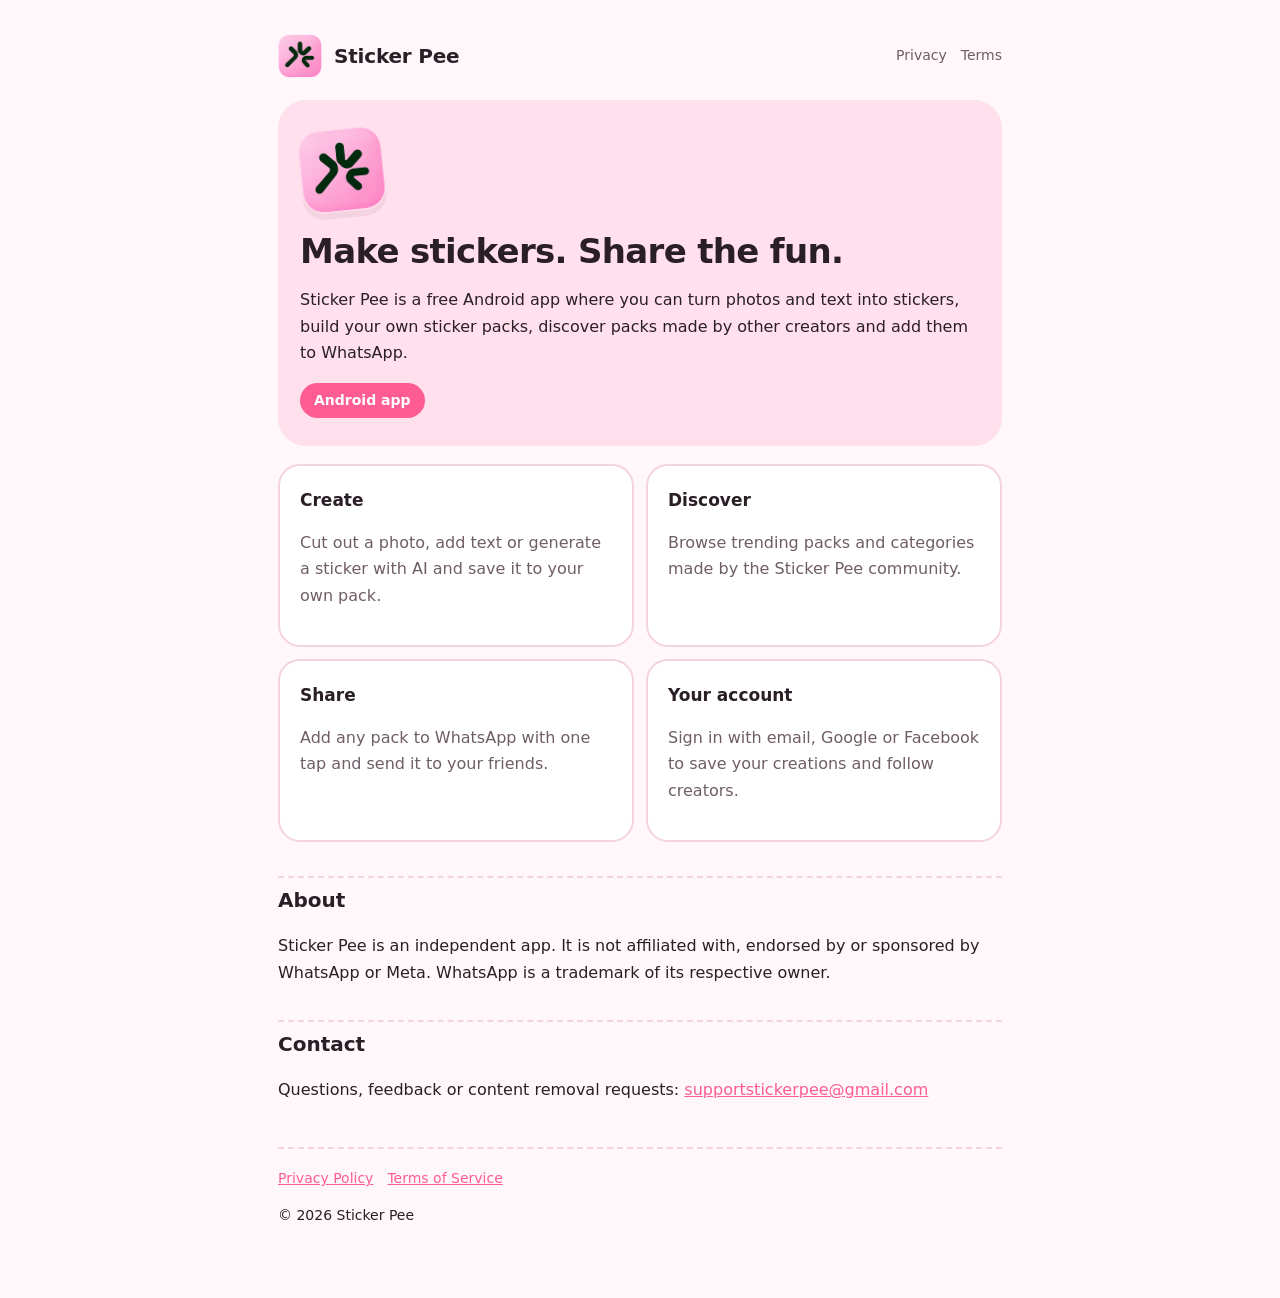
<file: index.html>
<!doctype html>
<html lang="en">
<head>
<meta charset="utf-8">
<meta name="viewport" content="width=device-width, initial-scale=1">
<title>Sticker Pee – Make and share WhatsApp stickers</title>
<meta name="description" content="Sticker Pee is an app to create, discover and share sticker packs for WhatsApp.">
<link rel="icon" href="icon.png">
<link rel="stylesheet" href="style.css">
</head>
<body>
<div class="wrap">
  <header class="top">
    <img src="icon.png" alt="Sticker Pee logo">
    <a class="brand" href="index.html">Sticker Pee</a>
    <nav><a href="privacy.html">Privacy</a><a href="terms.html">Terms</a></nav>
  </header>

  <section class="hero">
    <img src="icon.png" alt="Sticker Pee app icon">
    <h1>Make stickers. Share the fun.</h1>
    <p>Sticker Pee is a free Android app where you can turn photos and text into stickers, build your own sticker packs, discover packs made by other creators and add them to WhatsApp.</p>
    <span class="pill">Android app</span>
  </section>

  <div class="grid" style="margin-top:18px">
    <div class="card"><h3>Create</h3><p class="muted">Cut out a photo, add text or generate a sticker with AI and save it to your own pack.</p></div>
    <div class="card"><h3>Discover</h3><p class="muted">Browse trending packs and categories made by the Sticker Pee community.</p></div>
    <div class="card"><h3>Share</h3><p class="muted">Add any pack to WhatsApp with one tap and send it to your friends.</p></div>
    <div class="card"><h3>Your account</h3><p class="muted">Sign in with email, Google or Facebook to save your creations and follow creators.</p></div>
  </div>

  <h2>About</h2>
  <p>Sticker Pee is an independent app. It is not affiliated with, endorsed by or sponsored by WhatsApp or Meta. WhatsApp is a trademark of its respective owner.</p>

  <h2>Contact</h2>
  <p>Questions, feedback or content removal requests: <a href="mailto:supportstickerpee@gmail.com">supportstickerpee@gmail.com</a></p>

  <footer>
    <a href="privacy.html">Privacy Policy</a><a href="terms.html">Terms of Service</a>
    <p>&copy; 2026 Sticker Pee</p>
  </footer>
</div>
</body>
</html>
</file>
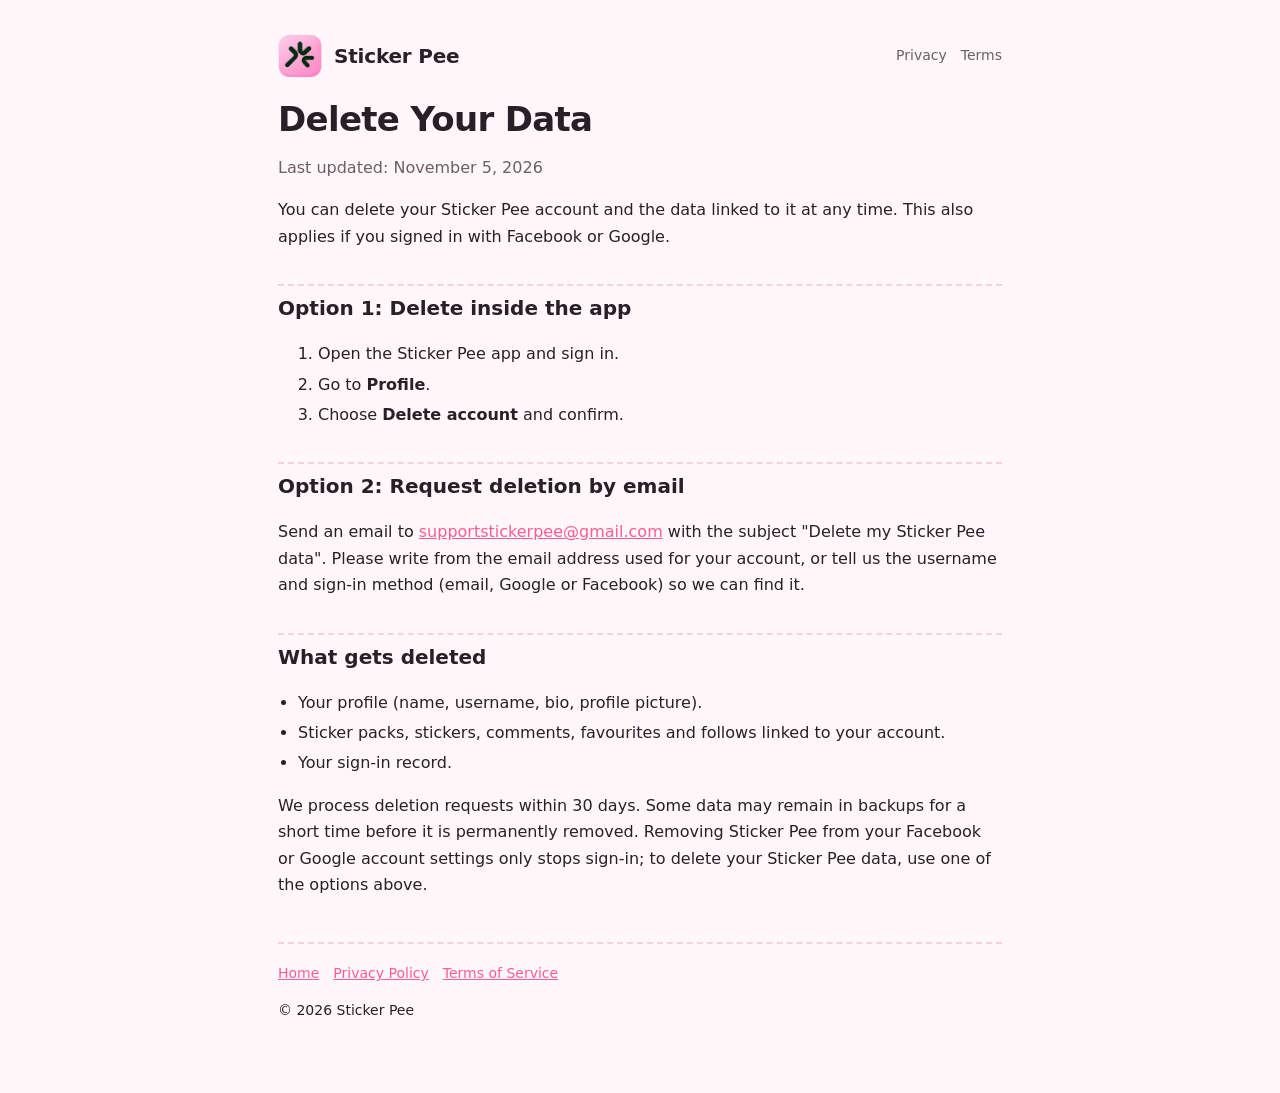
<file: data-deletion.html>
<!doctype html>
<html lang="en">
<head>
<meta charset="utf-8">
<meta name="viewport" content="width=device-width, initial-scale=1">
<title>Delete Your Data – Sticker Pee</title>
<link rel="icon" href="icon.png">
<link rel="stylesheet" href="style.css">
</head>
<body>
<div class="wrap">
  <header class="top">
    <img src="icon.png" alt="Sticker Pee logo">
    <a class="brand" href="index.html">Sticker Pee</a>
    <nav><a href="privacy.html">Privacy</a><a href="terms.html">Terms</a></nav>
  </header>

  <h1>Delete Your Data</h1>
  <p class="muted">Last updated: November 5, 2026</p>

  <p>You can delete your Sticker Pee account and the data linked to it at any time. This also applies if you signed in with Facebook or Google.</p>

  <h2>Option 1: Delete inside the app</h2>
  <ol>
    <li>Open the Sticker Pee app and sign in.</li>
    <li>Go to <strong>Profile</strong>.</li>
    <li>Choose <strong>Delete account</strong> and confirm.</li>
  </ol>

  <h2>Option 2: Request deletion by email</h2>
  <p>Send an email to <a href="mailto:supportstickerpee@gmail.com?subject=Delete%20my%20Sticker%20Pee%20data">supportstickerpee@gmail.com</a> with the subject "Delete my Sticker Pee data". Please write from the email address used for your account, or tell us the username and sign-in method (email, Google or Facebook) so we can find it.</p>

  <h2>What gets deleted</h2>
  <ul>
    <li>Your profile (name, username, bio, profile picture).</li>
    <li>Sticker packs, stickers, comments, favourites and follows linked to your account.</li>
    <li>Your sign-in record.</li>
  </ul>
  <p>We process deletion requests within 30 days. Some data may remain in backups for a short time before it is permanently removed. Removing Sticker Pee from your Facebook or Google account settings only stops sign-in; to delete your Sticker Pee data, use one of the options above.</p>

  <footer>
    <a href="index.html">Home</a><a href="privacy.html">Privacy Policy</a><a href="terms.html">Terms of Service</a>
    <p>&copy; 2026 Sticker Pee</p>
  </footer>
</div>
</body>
</html>
</file>
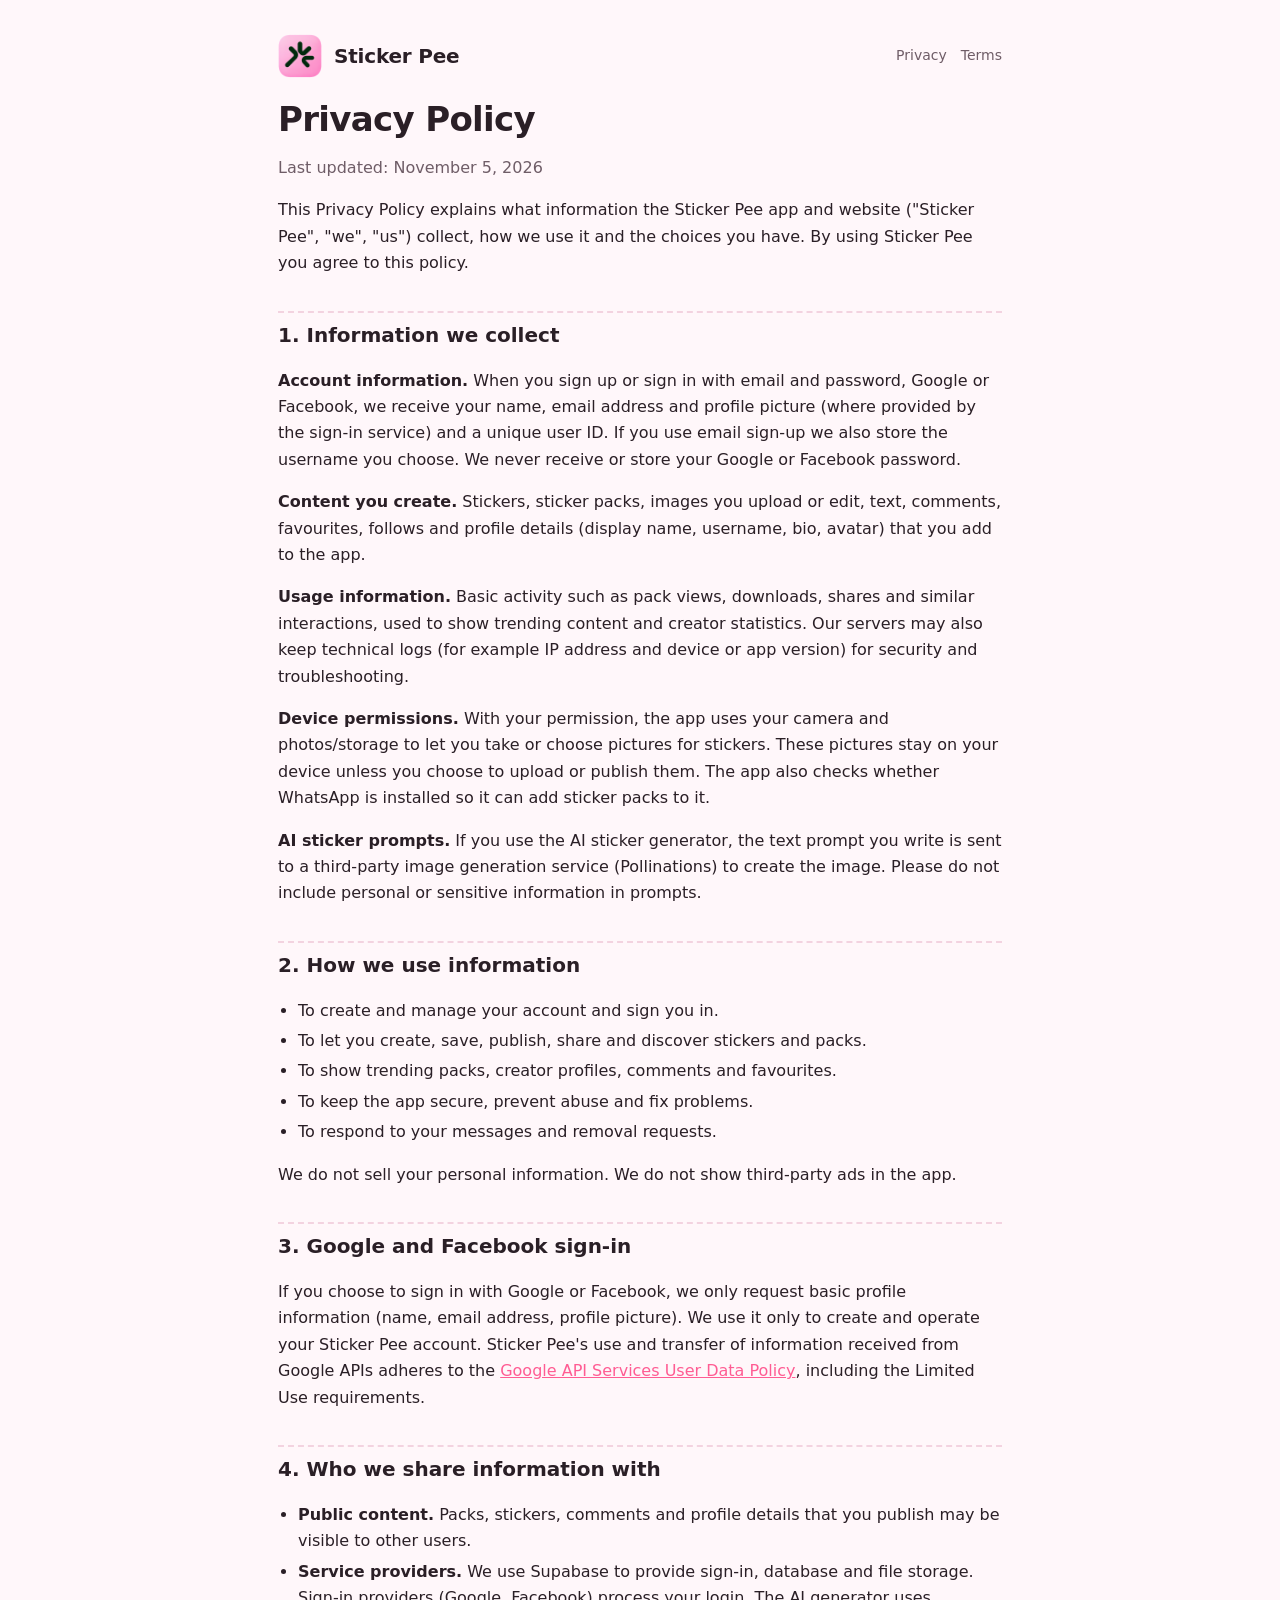
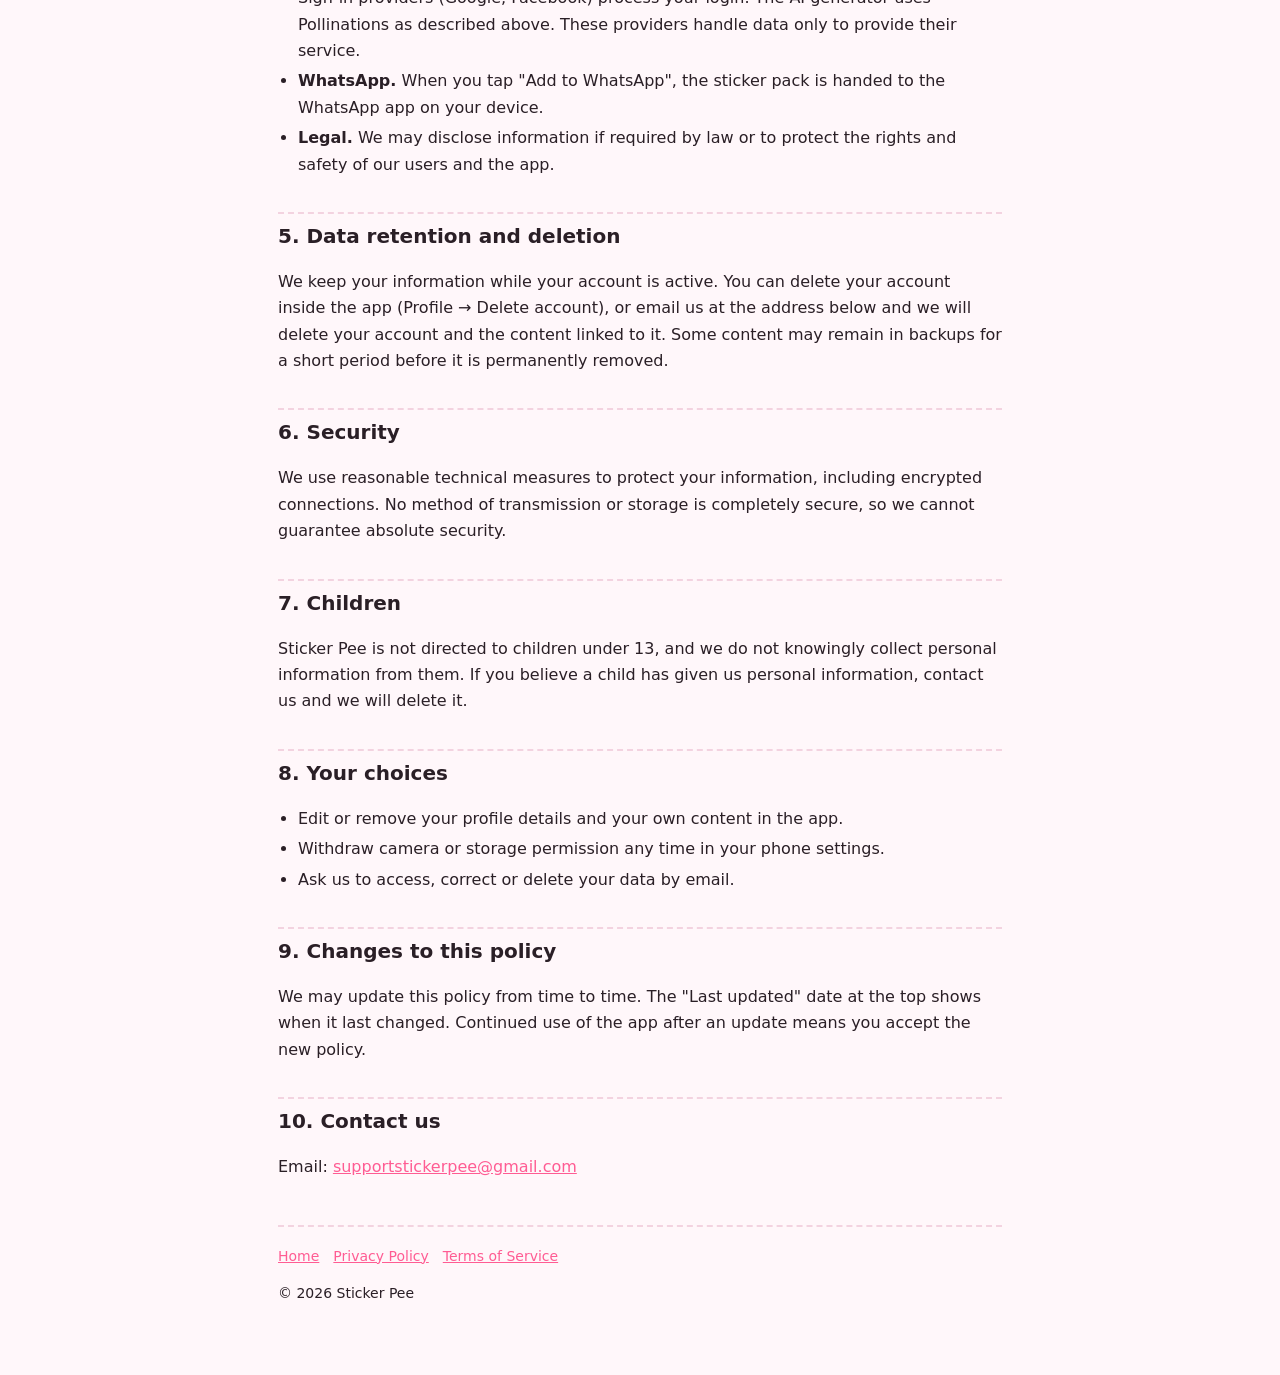
<file: privacy.html>
<!doctype html>
<html lang="en">
<head>
<meta charset="utf-8">
<meta name="viewport" content="width=device-width, initial-scale=1">
<title>Privacy Policy – Sticker Pee</title>
<link rel="icon" href="icon.png">
<link rel="stylesheet" href="style.css">
</head>
<body>
<div class="wrap">
  <header class="top">
    <img src="icon.png" alt="Sticker Pee logo">
    <a class="brand" href="index.html">Sticker Pee</a>
    <nav><a href="privacy.html">Privacy</a><a href="terms.html">Terms</a></nav>
  </header>

  <h1>Privacy Policy</h1>
  <p class="muted">Last updated: November 5, 2026</p>

  <p>This Privacy Policy explains what information the Sticker Pee app and website ("Sticker Pee", "we", "us") collect, how we use it and the choices you have. By using Sticker Pee you agree to this policy.</p>

  <h2>1. Information we collect</h2>
  <p><strong>Account information.</strong> When you sign up or sign in with email and password, Google or Facebook, we receive your name, email address and profile picture (where provided by the sign-in service) and a unique user ID. If you use email sign-up we also store the username you choose. We never receive or store your Google or Facebook password.</p>
  <p><strong>Content you create.</strong> Stickers, sticker packs, images you upload or edit, text, comments, favourites, follows and profile details (display name, username, bio, avatar) that you add to the app.</p>
  <p><strong>Usage information.</strong> Basic activity such as pack views, downloads, shares and similar interactions, used to show trending content and creator statistics. Our servers may also keep technical logs (for example IP address and device or app version) for security and troubleshooting.</p>
  <p><strong>Device permissions.</strong> With your permission, the app uses your camera and photos/storage to let you take or choose pictures for stickers. These pictures stay on your device unless you choose to upload or publish them. The app also checks whether WhatsApp is installed so it can add sticker packs to it.</p>
  <p><strong>AI sticker prompts.</strong> If you use the AI sticker generator, the text prompt you write is sent to a third-party image generation service (Pollinations) to create the image. Please do not include personal or sensitive information in prompts.</p>

  <h2>2. How we use information</h2>
  <ul>
    <li>To create and manage your account and sign you in.</li>
    <li>To let you create, save, publish, share and discover stickers and packs.</li>
    <li>To show trending packs, creator profiles, comments and favourites.</li>
    <li>To keep the app secure, prevent abuse and fix problems.</li>
    <li>To respond to your messages and removal requests.</li>
  </ul>
  <p>We do not sell your personal information. We do not show third-party ads in the app.</p>

  <h2>3. Google and Facebook sign-in</h2>
  <p>If you choose to sign in with Google or Facebook, we only request basic profile information (name, email address, profile picture). We use it only to create and operate your Sticker Pee account. Sticker Pee's use and transfer of information received from Google APIs adheres to the <a href="https://developers.google.com/terms/api-services-user-data-policy">Google API Services User Data Policy</a>, including the Limited Use requirements.</p>

  <h2>4. Who we share information with</h2>
  <ul>
    <li><strong>Public content.</strong> Packs, stickers, comments and profile details that you publish may be visible to other users.</li>
    <li><strong>Service providers.</strong> We use Supabase to provide sign-in, database and file storage. Sign-in providers (Google, Facebook) process your login. The AI generator uses Pollinations as described above. These providers handle data only to provide their service.</li>
    <li><strong>WhatsApp.</strong> When you tap "Add to WhatsApp", the sticker pack is handed to the WhatsApp app on your device.</li>
    <li><strong>Legal.</strong> We may disclose information if required by law or to protect the rights and safety of our users and the app.</li>
  </ul>

  <h2>5. Data retention and deletion</h2>
  <p>We keep your information while your account is active. You can delete your account inside the app (Profile &rarr; Delete account), or email us at the address below and we will delete your account and the content linked to it. Some content may remain in backups for a short period before it is permanently removed.</p>

  <h2>6. Security</h2>
  <p>We use reasonable technical measures to protect your information, including encrypted connections. No method of transmission or storage is completely secure, so we cannot guarantee absolute security.</p>

  <h2>7. Children</h2>
  <p>Sticker Pee is not directed to children under 13, and we do not knowingly collect personal information from them. If you believe a child has given us personal information, contact us and we will delete it.</p>

  <h2>8. Your choices</h2>
  <ul>
    <li>Edit or remove your profile details and your own content in the app.</li>
    <li>Withdraw camera or storage permission any time in your phone settings.</li>
    <li>Ask us to access, correct or delete your data by email.</li>
  </ul>

  <h2>9. Changes to this policy</h2>
  <p>We may update this policy from time to time. The "Last updated" date at the top shows when it last changed. Continued use of the app after an update means you accept the new policy.</p>

  <h2>10. Contact us</h2>
  <p>Email: <a href="mailto:supportstickerpee@gmail.com">supportstickerpee@gmail.com</a></p>

  <footer>
    <a href="index.html">Home</a><a href="privacy.html">Privacy Policy</a><a href="terms.html">Terms of Service</a>
    <p>&copy; 2026 Sticker Pee</p>
  </footer>
</div>
</body>
</html>
</file>
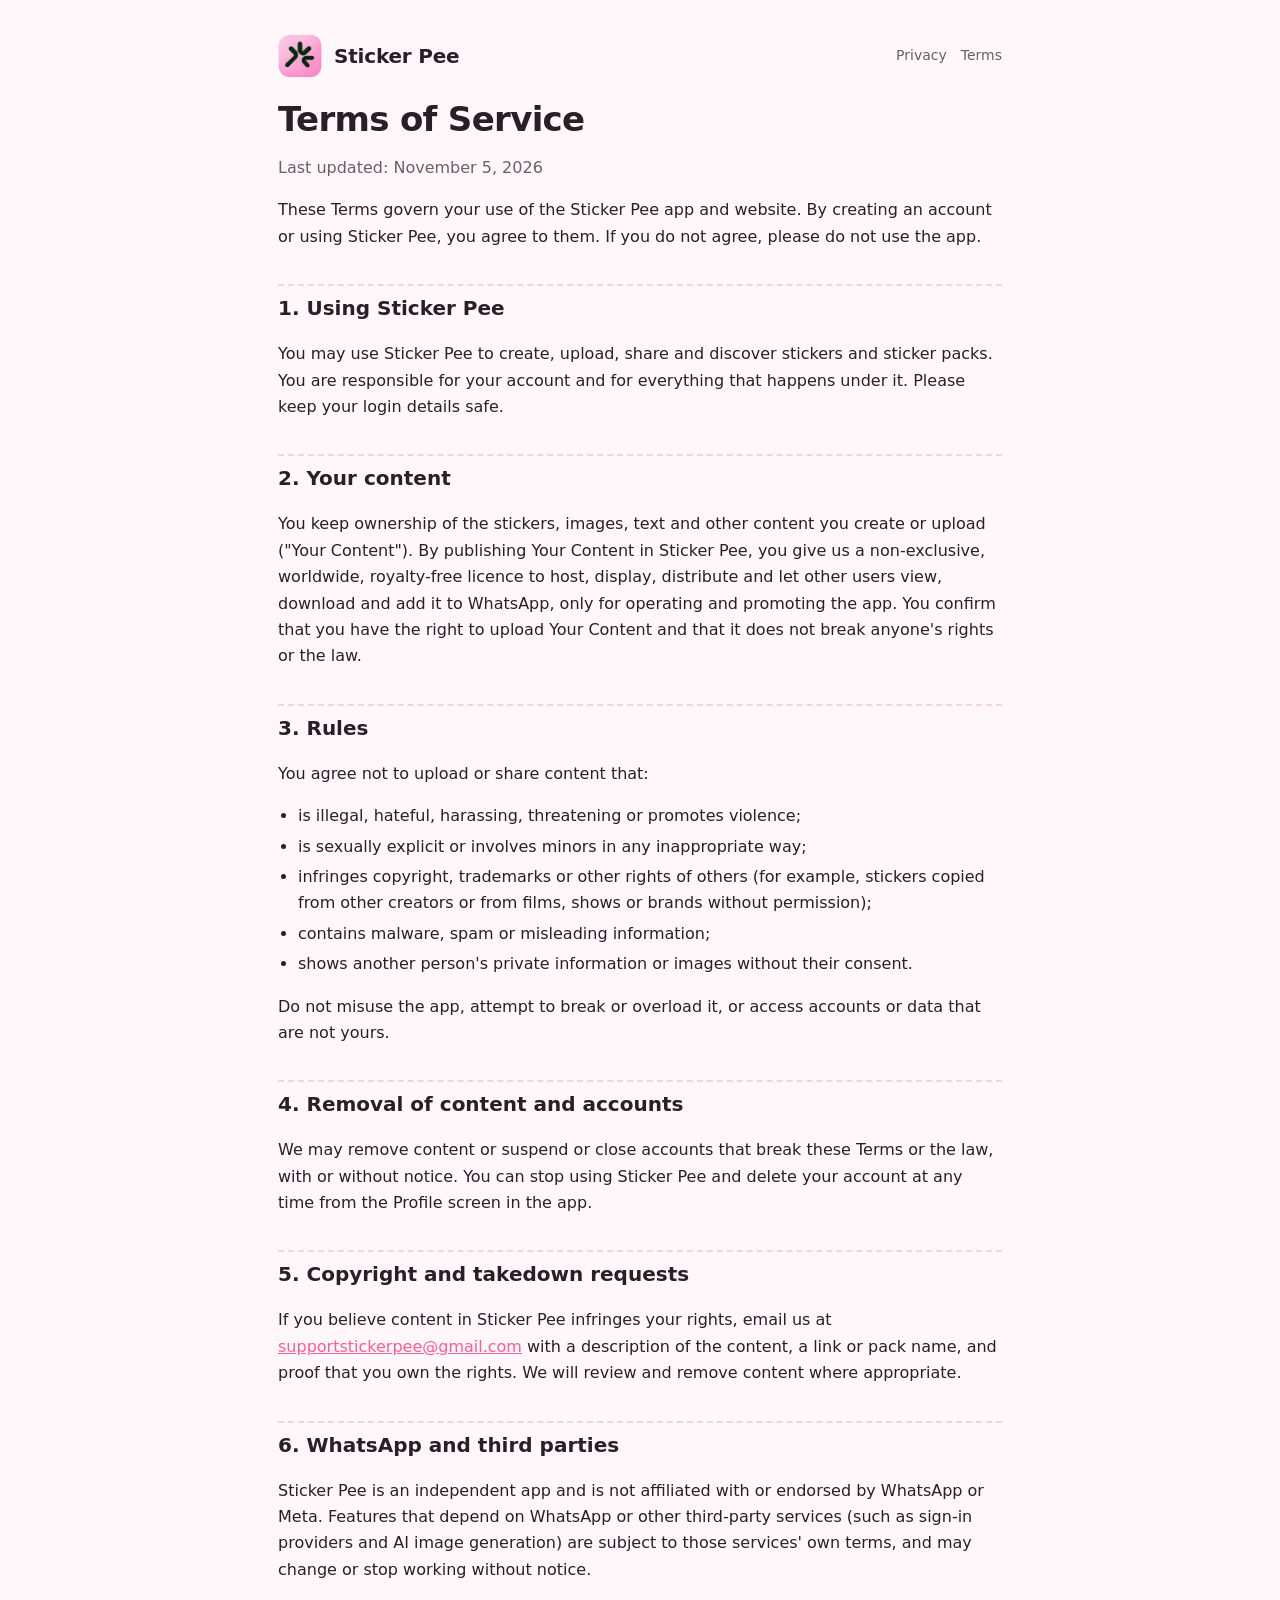
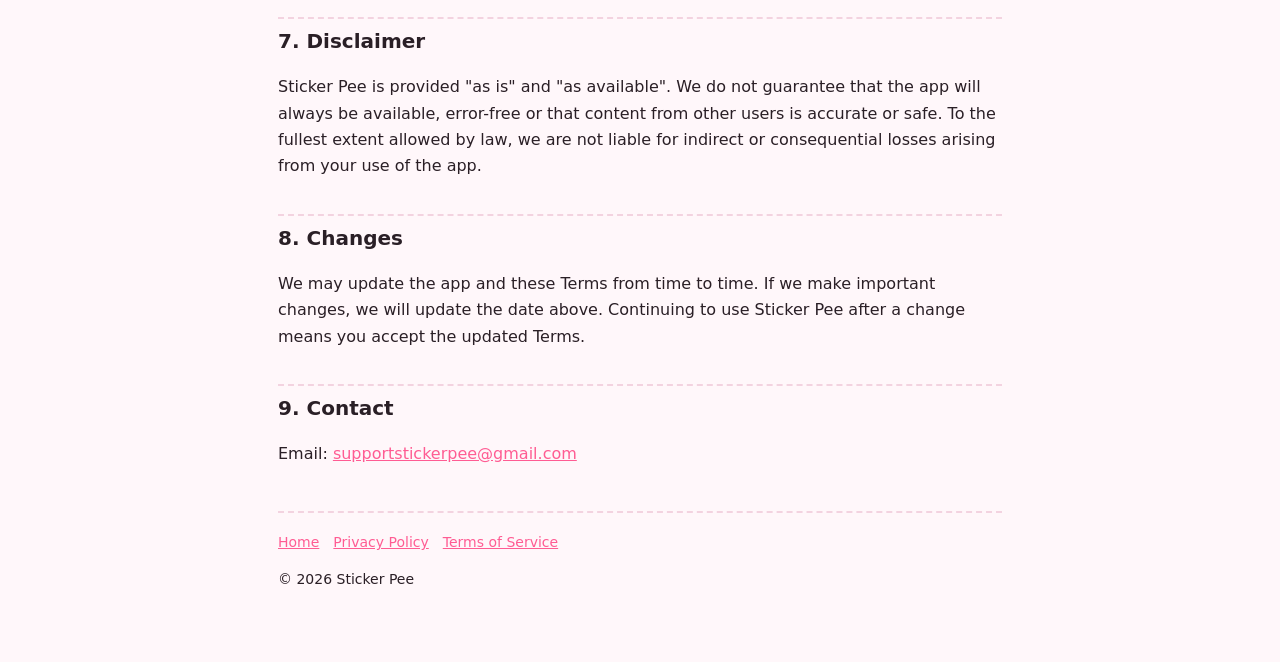
<file: terms.html>
<!doctype html>
<html lang="en">
<head>
<meta charset="utf-8">
<meta name="viewport" content="width=device-width, initial-scale=1">
<title>Terms of Service – Sticker Pee</title>
<link rel="icon" href="icon.png">
<link rel="stylesheet" href="style.css">
</head>
<body>
<div class="wrap">
  <header class="top">
    <img src="icon.png" alt="Sticker Pee logo">
    <a class="brand" href="index.html">Sticker Pee</a>
    <nav><a href="privacy.html">Privacy</a><a href="terms.html">Terms</a></nav>
  </header>

  <h1>Terms of Service</h1>
  <p class="muted">Last updated: November 5, 2026</p>

  <p>These Terms govern your use of the Sticker Pee app and website. By creating an account or using Sticker Pee, you agree to them. If you do not agree, please do not use the app.</p>

  <h2>1. Using Sticker Pee</h2>
  <p>You may use Sticker Pee to create, upload, share and discover stickers and sticker packs. You are responsible for your account and for everything that happens under it. Please keep your login details safe.</p>

  <h2>2. Your content</h2>
  <p>You keep ownership of the stickers, images, text and other content you create or upload ("Your Content"). By publishing Your Content in Sticker Pee, you give us a non-exclusive, worldwide, royalty-free licence to host, display, distribute and let other users view, download and add it to WhatsApp, only for operating and promoting the app. You confirm that you have the right to upload Your Content and that it does not break anyone's rights or the law.</p>

  <h2>3. Rules</h2>
  <p>You agree not to upload or share content that:</p>
  <ul>
    <li>is illegal, hateful, harassing, threatening or promotes violence;</li>
    <li>is sexually explicit or involves minors in any inappropriate way;</li>
    <li>infringes copyright, trademarks or other rights of others (for example, stickers copied from other creators or from films, shows or brands without permission);</li>
    <li>contains malware, spam or misleading information;</li>
    <li>shows another person's private information or images without their consent.</li>
  </ul>
  <p>Do not misuse the app, attempt to break or overload it, or access accounts or data that are not yours.</p>

  <h2>4. Removal of content and accounts</h2>
  <p>We may remove content or suspend or close accounts that break these Terms or the law, with or without notice. You can stop using Sticker Pee and delete your account at any time from the Profile screen in the app.</p>

  <h2>5. Copyright and takedown requests</h2>
  <p>If you believe content in Sticker Pee infringes your rights, email us at <a href="mailto:supportstickerpee@gmail.com">supportstickerpee@gmail.com</a> with a description of the content, a link or pack name, and proof that you own the rights. We will review and remove content where appropriate.</p>

  <h2>6. WhatsApp and third parties</h2>
  <p>Sticker Pee is an independent app and is not affiliated with or endorsed by WhatsApp or Meta. Features that depend on WhatsApp or other third-party services (such as sign-in providers and AI image generation) are subject to those services' own terms, and may change or stop working without notice.</p>

  <h2>7. Disclaimer</h2>
  <p>Sticker Pee is provided "as is" and "as available". We do not guarantee that the app will always be available, error-free or that content from other users is accurate or safe. To the fullest extent allowed by law, we are not liable for indirect or consequential losses arising from your use of the app.</p>

  <h2>8. Changes</h2>
  <p>We may update the app and these Terms from time to time. If we make important changes, we will update the date above. Continuing to use Sticker Pee after a change means you accept the updated Terms.</p>

  <h2>9. Contact</h2>
  <p>Email: <a href="mailto:supportstickerpee@gmail.com">supportstickerpee@gmail.com</a></p>

  <footer>
    <a href="index.html">Home</a><a href="privacy.html">Privacy Policy</a><a href="terms.html">Terms of Service</a>
    <p>&copy; 2026 Sticker Pee</p>
  </footer>
</div>
</body>
</html>
</file>
<file: style.css>
:root{--bg:#fff7fa;--card:#ffffff;--ink:#2a1f26;--muted:#6f5d67;--pink:#ff5c93;--pink-soft:#ffe0ec;--line:#f3d3e0;--green:#0f3d2a}
@media (prefers-color-scheme:dark){:root{--bg:#1a1217;--card:#24181f;--ink:#f6eaf0;--muted:#bba5b1;--pink:#ff7aa8;--pink-soft:#3a2230;--line:#3d2a35}}
*{box-sizing:border-box}
html{-webkit-text-size-adjust:100%}
body{margin:0;background:var(--bg);color:var(--ink);font:16px/1.65 system-ui,-apple-system,"Segoe UI",Roboto,sans-serif}
.wrap{max-width:760px;margin:0 auto;padding:20px 18px 56px}
header.top{display:flex;align-items:center;gap:12px;padding:14px 0 22px}
header.top img{width:44px;height:44px;border-radius:12px}
header.top a.brand{font-weight:800;font-size:20px;color:var(--ink);text-decoration:none;letter-spacing:-.01em}
nav{margin-left:auto;display:flex;gap:14px;font-size:14px}
nav a{color:var(--muted);text-decoration:none}
nav a:hover{color:var(--pink)}
h1{font-size:34px;line-height:1.15;margin:0 0 10px;letter-spacing:-.02em}
h2{font-size:20px;margin:34px 0 8px;padding-top:6px;border-top:2px dashed var(--line)}
p,li{color:var(--ink)}
.muted{color:var(--muted)}
ul{padding-left:20px}
li{margin:4px 0}
a{color:var(--pink)}
.card{background:var(--card);border:2px solid var(--line);border-radius:22px;padding:20px 20px;margin:16px 0}
.hero{background:var(--pink-soft);border-radius:28px;padding:28px 22px;text-align:left;margin-bottom:8px}
.hero img{width:84px;height:84px;border-radius:22px;transform:rotate(-6deg);box-shadow:0 6px 0 var(--line);margin-bottom:12px}
.pill{display:inline-block;background:var(--pink);color:#fff;font-weight:700;border-radius:999px;padding:6px 14px;font-size:14px}
.grid{display:grid;grid-template-columns:1fr;gap:12px}
@media(min-width:620px){.grid{grid-template-columns:1fr 1fr}}
.grid .card{margin:0}
.grid h3{margin:0 0 4px;font-size:17px}
footer{margin-top:44px;padding-top:18px;border-top:2px dashed var(--line);font-size:14px;color:var(--muted)}
footer a{margin-right:14px}
</file>
